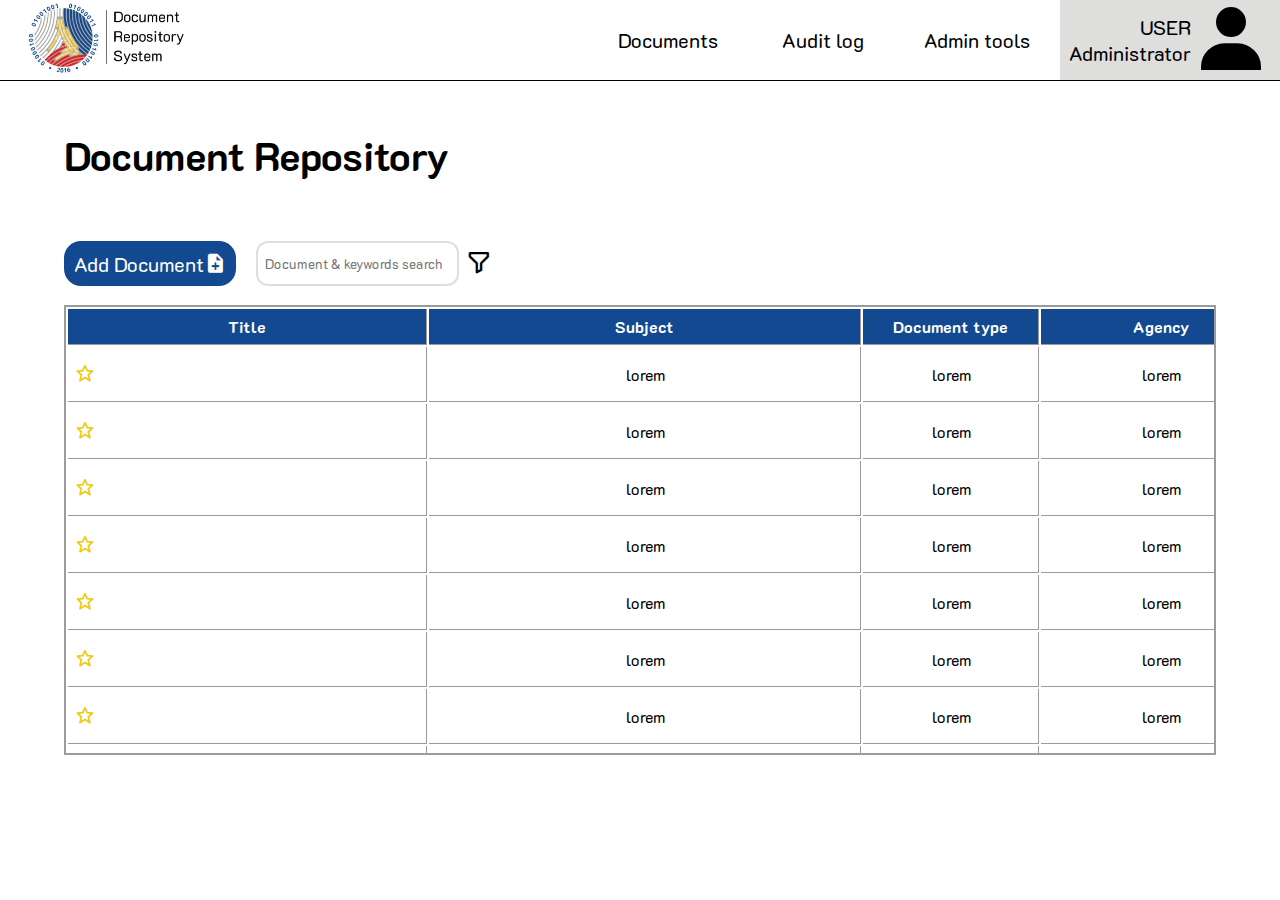
<file: index.html>
<!DOCTYPE html>
<html lang="en">
<head>
    <meta charset="UTF-8">
    <meta name="viewport" content="width=device-width, initial-scale=1.0">
    <title>Document repository</title>
    <link rel="stylesheet" href="style.css">
    <link href='https://unpkg.com/boxicons@2.1.4/css/boxicons.min.css' rel='stylesheet'>
    <link rel="preconnect" href="https://fonts.googleapis.com">
    <link rel="preconnect" href="https://fonts.gstatic.com" crossorigin>
    <link href="https://fonts.googleapis.com/css2?family=K2D:ital,wght@0,100;0,200;0,300;0,400;0,500;0,600;0,700;0,800;1,100;1,200;1,300;1,400;1,500;1,600;1,700;1,800&display=swap" rel="stylesheet">
    <link rel="icon" href="Pictures/icon.jpg">
</head>
<body>
    
    <Header>
        <div class="Logo">
            <a href="homepage.html"><img src="Pictures/drslogo.jpg"></a>
        </div>

        <div class="list_menu_container">
            <div class="list_menu">
                <a href="index.html">
                    <span >Documents</span>
                </a>
                <a href="audit_log.html">
                    <span>Audit log</span>
                </a>
                <a href="admintools.html">
                    <span>Admin tools</span>
                </a>
            </div>
            <br>
            
        <div class="User_admin_container">  
            <a href="#">
                <div class="User_admin">
                    <p>
                        USER<br>
                        Administrator 
                    </p>
                    <i class='bx bxs-user'></i>
                </div>
            </a>

            <div class="drpdwn_ctnt">
                <a href="Profile.html">Profile<i class='bx bx-edit' ></i></a>
                <a href="login.html">Log out <i class='bx bx-exit'></i></a>
            </div>
        </div>  
    </Header>

    <main>
        <div class="title_repo_con">
            <h2>
                Document Repository
            </h2>
        </div>
        <div class="add_btn_cont">
            <button class="add_btn" id="openAddDocument">
                Add Document <i class='bx bxs-file-plus'></i>
            </button>
        </div>
        <div class="add_doc_cont" id="addDocumentContent">
            <div class="title_up_bulk">
                <h2>
                    Add document to repository
                </h2>
                <button>
                    Upload file <i class='bx bx-cloud-upload'></i>
                </button>
                <button>
                    Bulk upload <i class='bx bxs-chevrons-up'></i>
                </button>
            </div>
            <div class="file_name_cont">
                <input type="text" placeholder="File name" id="file_name">
            </div>
            <div class="title_search_cont">
                <input type="text" placeholder="Title" id="title">
                <input type="text" placeholder="Subject" id="subject">
            </div>
            <div class="docu_agency_cont">
                <div id="docu_type">
                    Document type <i class='bx bxs-down-arrow'></i>
                </div>
                <div id="cho_agency">
                    Choose agency <i class='bx bxs-down-arrow'></i>
                </div>
                <div id="confi">
                    Confidentiality level<i class='bx bxs-down-arrow'></i>
                </div>
            </div>
            <div class="status_tags">
                <div id="stats">
                    Status <i class='bx bxs-down-arrow'></i>
                </div>
                <div id="tags">
                    Tags <i class='bx bxs-down-arrow'></i>
                </div>
                <div class="three_files">
                    <span>
                        sample <i class='bx bxs-x-circle'></i>
                    </span>
                    <span>
                        sample  <i class='bx bxs-x-circle'></i>
                    </span>
                    <span>
                        sample  <i class='bx bxs-x-circle'></i>
                    </span>
                </div>
            </div>
            <div class="author_info">
                <h2>
                    Author Information
                </h2>
            </div>
            <div class="sur_first">
                <div class="sur_n_first_bars">
                    <input type="text" placeholder="Surname" id="surname">
                    <input type="text" placeholder="First name" id="first_name">
                </div>
                <div class="btn_repo_confirm_cancel">
                    <button class="cancel_btn_repo">
                        Cancel
                    </buttons>
                    <button class="confirm_btn_repo">
                        Confirm
                    </buttons>
                </div>
            </div>
        </div>
        <div class="search_cont">
            <input type="search" placeholder="Document & keywords search" class="search_btn">
        </div>
        <div class="filter_cont"  id="filterButton">
            <i class='bx bx-filter-alt'></i>
            <div class="filter_cont2" id="filterContent">
                <p>Filter by <i class='bx bx-filter-alt'></i> </p>            
                <br>
                <span>
                    Tags <i class='bx bxs-down-arrow'></i>
                </span>
                <span>
                    Type<i class='bx bxs-down-arrow'></i>
                </span>
                <span>
                    Agency<i class='bx bxs-down-arrow'></i>
                </span>
                <span>
                    Author<i class='bx bxs-down-arrow'></i>
                </span>
                <span>
                    Confidentiality<i class='bx bxs-down-arrow'></i>
                </span>
                <span>
                    Status<i class='bx bxs-down-arrow'></i>
                </span>
                <span>
                    Date<i class='bx bxs-down-arrow'></i>
                </span>
                <span>
                    Title<i class='bx bxs-down-arrow'></i>
                </span>
                <span>
                    Subject<i class='bx bxs-down-arrow'></i>
                </span>
                <br>
                <div class="btn_filter">
                    <Button class="cancel_btn_filter">
                        Cancel
                    </Button>
                    <button class="confirm_btn_filter">
                        Confirm
                    </button>
                </div>
            </div>
        </div>

        <div class="docu_cont_table">
            <table>
                <tr class="table_headers">
                    <th>
                        Title
                    </th>
                    <th class="sub_cont">
                        Subject
                    </th>
                    <th class="doc_type_cont">
                        Document type
                    </th>
                    <th class="agency_cont">
                        Agency
                    </th>
                    <th class="author_cont">
                        Author
                    </th>
                    <th class="Confi_cont">
                        Confidentiality level
                    </th>
                    <th class="status_cont">
                        Status
                    </th>
                    <th class="date_cont">
                        Date Added
                    </th>
                    <th class="action_cont">
                        Action
                    </th>
                </tr>
                <tr class="cell1">
                    <td class="stars_fav">
                        <i class='bx bx-star'></i>
                    </td>
                    <td>
                        <div>
                            <span>
                                lorem
                            </span>
                        </div>
                    </td>
                    <td>
                        <div>
                            <span>
                                lorem
                            </span>
                        </div>
                    </td>
                    <td>
                        <div>
                            <span>
                                lorem
                            </span>
                        </div>
                    </td>
                    <td>
                        <div>
                            <span>
                                lorem
                            </span>
                        </div>
                    </td>
                    <td>
                        <div>
                            <span>
                                lorem
                            </span>
                        </div>
                    </td>
                    <td>
                        <div>
                            <span>
                                lorem
                            </span>
                        </div>
                    </td>
                    <td>
                        <div>
                            <span>
                                lorem
                            </span>
                        </div>
                    </td>
                    <td class="Btn_cells">
                        <div>
                            <span>
                                <button onclick="showContent()"><i class='bx bx-show'></i></button>
                                <button onclick="showConfirm()"><i class='bx bx-cloud-download' ></i></button>
                                <button id="editBtn"><i class='bx bx-edit'></i></button>
                                <button onclick="showConfirm()"><i class='bx bx-trash' ></i></button>
                            </span>
                        </div>
                    </td>
                    
                </tr>
                <tr class="cell2">
                    <td class="stars_fav">
                        <i class='bx bx-star'></i>
                    </td>
                    <td>
                        <div>
                            <span>
                                lorem
                            </span>
                        </div>
                    </td>
                    <td>
                        <div>
                            <span>
                                lorem
                            </span>
                        </div>
                    </td>
                    <td>
                        <div>
                            <span>
                                lorem
                            </span>
                        </div>
                    </td>
                    <td>
                        <div>
                            <span>
                                lorem
                            </span>
                        </div>
                    </td>
                    <td>
                        <div>
                            <span>
                                lorem
                            </span>
                        </div>
                    </td>
                    <td>
                        <div>
                            <span>
                                lorem
                            </span>
                        </div>
                    </td>
                    <td>
                        <div>
                            <span>
                                lorem
                            </span>
                        </div>
                    </td>
                    <td class="Btn_cells">
                        <div>
                            <span>
                                <button onclick="showContent()"><i class='bx bx-show'></i></button>
                                <button onclick="showConfirm()"><i class='bx bx-cloud-download' ></i></button>
                                <button id="editBtn"><i class='bx bx-edit'></i></button>
                                <button onclick="showConfirm()"><i class='bx bx-trash' ></i></button>
                            </span>
                        </div>
                    </td>
                    
                </tr>
                <tr class="cell3">
                    <td class="stars_fav">
                        <i class='bx bx-star'></i>
                    </td>
                    <td>
                        <div>
                            <span>
                                lorem
                            </span>
                        </div>
                        <td>
                            <div>
                                <span>
                                    lorem
                                </span>
                            </div>
                        </td>
                        <td>
                            <div>
                                <span>
                                    lorem
                                </span>
                            </div>
                        </td>
                        <td>
                            <div>
                                <span>
                                    lorem
                                </span>
                            </div>
                        </td>
                        <td>
                            <div>
                                <span>
                                    lorem
                                </span>
                            </div>
                        </td>
                        <td>
                            <div>
                                <span>
                                    lorem
                                </span>
                            </div>
                        </td>
                        <td>
                            <div>
                                <span>
                                    lorem
                                </span>
                            </div>
                        </td>
                        <td class="Btn_cells">
                            <div>
                                <span>
                                    <button onclick="showContent()"><i class='bx bx-show' ></i></button>
                                    <button onclick="showConfirm()"><i class='bx bx-cloud-download' ></i></button>
                                    <button id="editBtn"><i class='bx bx-edit'></i></button>
                                    <button onclick="showConfirm()"><i class='bx bx-trash' ></i></button>
                                </span>
                            </div>
                        </td>
                        
                    </td>
                </tr>
                <tr class="cell4">
                    <td class="stars_fav">
                        <i class='bx bx-star'></i>
                    </td>
                    <td>
                        <div>
                            <span>
                                lorem
                            </span>
                        </div>
                        <td>
                            <div>
                                <span>
                                    lorem
                                </span>
                            </div>
                        </td>
                        <td>
                            <div>
                                <span>
                                    lorem
                                </span>
                            </div>
                        </td>
                        <td>
                            <div>
                                <span>
                                    lorem
                                </span>
                            </div>
                        </td>
                        <td>
                            <div>
                                <span>
                                    lorem
                                </span>
                            </div>
                        </td>
                        <td>
                            <div>
                                <span>
                                    lorem
                                </span>
                            </div>
                        </td>
                        <td>
                            <div>
                                <span>
                                    lorem
                                </span>
                            </div>
                        </td>
                        <td class="Btn_cells">
                            <div>
                                <span>
                                    <button onclick="showContent()"><i class='bx bx-show'></i></button>
                                    <button onclick="showConfirm()"><i class='bx bx-cloud-download' ></i></button>
                                    <button id="editBtn"><i class='bx bx-edit'></i></button>
                                    <button onclick="showConfirm()"><i class='bx bx-trash' ></i></button>
                                </span>
                            </div>
                        </td>
                        
                    </td>
                </tr>
                <tr class="cell5">
                    <td class="stars_fav">
                        <i class='bx bx-star'></i>
                    </td>
                    <td>
                        <div>
                            <span>
                                lorem
                            </span>
                        </div>
                        <td>
                            <div>
                                <span>
                                    lorem
                                </span>
                            </div>
                        </td>
                        <td>
                            <div>
                                <span>
                                    lorem
                                </span>
                            </div>
                        </td>
                        <td>
                            <div>
                                <span>
                                    lorem
                                </span>
                            </div>
                        </td>
                        <td>
                            <div>
                                <span>
                                    lorem
                                </span>
                            </div>
                        </td>
                        <td>
                            <div>
                                <span>
                                    lorem
                                </span>
                            </div>
                        </td>
                        <td>
                            <div>
                                <span>
                                    lorem
                                </span>
                            </div>
                        </td>
                        <td class="Btn_cells">
                            <div>
                                <span>
                                    <button onclick="showContent()"><i class='bx bx-show'></i></button>
                                    <button onclick="showConfirm()"><i class='bx bx-cloud-download' ></i></button>
                                    <button id="editBtn"><i class='bx bx-edit'></i></button>
                                    <button onclick="showConfirm()"><i class='bx bx-trash' ></i></button>
                                </span>
                            </div>
                        </td>
                        
                    </td>
                </tr>
                <tr class="cell5">
                    <td class="stars_fav">
                        <i class='bx bx-star'></i>
                    </td>
                    <td>
                        <div>
                            <span>
                                lorem
                            </span>
                        </div>
                        <td>
                            <div>
                                <span>
                                    lorem
                                </span>
                            </div>
                        </td>
                        <td>
                            <div>
                                <span>
                                    lorem
                                </span>
                            </div>
                        </td>
                        <td>
                            <div>
                                <span>
                                    lorem
                                </span>
                            </div>
                        </td>
                        <td>
                            <div>
                                <span>
                                    lorem
                                </span>
                            </div>
                        </td>
                        <td>
                            <div>
                                <span>
                                    lorem
                                </span>
                            </div>
                        </td>
                        <td>
                            <div>
                                <span>
                                    lorem
                                </span>
                            </div>
                        </td>
                        <td class="Btn_cells">
                            <div>
                                <span>
                                    <button onclick="showContent()" ><i class='bx bx-show'></i></button>
                                    <button onclick="showConfirm()"><i class='bx bx-cloud-download' ></i></button>
                                    <button id="editBtn"><i class='bx bx-edit'></i></button>
                                    <button onclick="showConfirm()"><i class='bx bx-trash' ></i></button>
                                </span>
                            </div>
                        </td>
                        
                    </td>
                </tr>
                <tr class="cell6">
                    <td class="stars_fav">
                        <i class='bx bx-star'></i>
                    </td>
                    <td>
                        <div>
                            <span>
                                lorem
                            </span>
                        </div>
                        <td>
                            <div>
                                <span>
                                    lorem
                                </span>
                            </div>
                        </td>
                        <td>
                            <div>
                                <span>
                                    lorem
                                </span>
                            </div>
                        </td>
                        <td>
                            <div>
                                <span>
                                    lorem
                                </span>
                            </div>
                        </td>
                        <td>
                            <div>
                                <span>
                                    lorem
                                </span>
                            </div>
                        </td>
                        <td>
                            <div>
                                <span>
                                    lorem
                                </span>
                            </div>
                        </td>
                        <td>
                            <div>
                                <span>
                                    lorem
                                </span>
                            </div>
                        </td>
                        <td class="Btn_cells">
                            <div>
                                <span>
                                    <button onclick="showContent()"><i class='bx bx-show' ></i></button>
                                    <button onclick="showConfirm()"><i class='bx bx-cloud-download' ></i></button>
                                    <button id="editBtn"><i class='bx bx-edit'></i></button>
                                    <button onclick="showConfirm()"><i class='bx bx-trash' ></i></button>
                                </span>
                            </div>
                        </td>
                        
                    </td>
                </tr>
                <tr class="cell7">
                    <td class="stars_fav">
                        <i class='bx bx-star'></i>
                    </td>
                    <td>
                        <div>
                            <span>
                                lorem
                            </span>
                        </div>
                        <td>
                            <div>
                                <span>
                                    lorem
                                </span>
                            </div>
                        </td>
                        <td>
                            <div>
                                <span>
                                    lorem
                                </span>
                            </div>
                        </td>
                        <td>
                            <div>
                                <span>
                                    lorem
                                </span>
                            </div>
                        </td>
                        <td>
                            <div>
                                <span>
                                    lorem
                                </span>
                            </div>
                        </td>
                        <td>
                            <div>
                                <span>
                                    lorem
                                </span>
                            </div>
                        </td>
                        <td>
                            <div>
                                <span>
                                    lorem
                                </span>
                            </div>
                        </td>
                        <td class="Btn_cells">
                            <div>
                                <span>
                                    <button onclick="showContent()"><i class='bx bx-show' ></i></button>
                                    <button onclick="showConfirm()"><i class='bx bx-cloud-download' ></i></button>
                                    <button id="editBtn"><i class='bx bx-edit'></i></button>
                                    <button onclick="showConfirm()"><i class='bx bx-trash' ></i></button>
                                </span>
                            </div>
                        </td>
                        
                    </td>
                </tr>
                <tr class="cell8">
                    <td class="stars_fav">
                        <i class='bx bx-star'></i>
                    </td>
                    <td>
                        <div>
                            <span>
                                lorem
                            </span>
                        </div>
                        <td>
                            <div>
                                <span>
                                    lorem
                                </span>
                            </div>
                        </td>
                        <td>
                            <div>
                                <span>
                                    lorem
                                </span>
                            </div>
                        </td>
                        <td>
                            <div>
                                <span>
                                    lorem
                                </span>
                            </div>
                        </td>
                        <td>
                            <div>
                                <span>
                                    lorem
                                </span>
                            </div>
                        </td>
                        <td>
                            <div>
                                <span>
                                    lorem
                                </span>
                            </div>
                        </td>
                        <td>
                            <div>
                                <span>
                                    lorem
                                </span>
                            </div>
                        </td>
                        <td class="Btn_cells">
                            <div>
                                <span>
                                    <button onclick="showContent()"><i class='bx bx-show'  ></i></button>
                                    <button onclick="showConfirm()"><i class='bx bx-cloud-download' ></i></button>
                                    <button id="editBtn"><i class='bx bx-edit'></i></button>
                                    <button onclick="showConfirm()"><i class='bx bx-trash' ></i></button>
                                </span>
                            </div>
                        </td>
                        
                    </td>
                </tr>
                <tr class="cell9">
                    <td class="stars_fav">
                        <i class='bx bx-star'></i>
                    </td>
                    <td>
                        <div>
                            <span>
                                lorem
                            </span>
                        </div>
                        <td>
                            <div>
                                <span>
                                    lorem
                                </span>
                            </div>
                        </td>
                        <td>
                            <div>
                                <span>
                                    lorem
                                </span>
                            </div>
                        </td>
                        <td>
                            <div>
                                <span>
                                    lorem
                                </span>
                            </div>
                        </td>
                        <td>
                            <div>
                                <span>
                                    lorem
                                </span>
                            </div>
                        </td>
                        <td>
                            <div>
                                <span>
                                    lorem
                                </span>
                            </div>
                        </td>
                        <td>
                            <div>
                                <span>
                                    lorem
                                </span>
                            </div>
                        </td>
                        <td class="Btn_cells">
                            <div class="btn_error">
                                <button onclick="showContent()"><i class='bx bx-show' ></i></button>
                                <button onclick="showConfirm()"><i class='bx bx-cloud-download' ></i></button>
                                <button  id="editBtn"><i class='bx bx-edit'></i></button>
                                <button onclick="showConfirm()"><i class='bx bx-trash' ></i></button>
                            </div>
                        </td>
                    </td>
                </tr>

            </table>
        </div>

        <div id="content_in_preview" class="content_in_preview" style="display: none;">
            <div class="details-container">
                <div class="details-section">
                    <h2>Author Information</h2>
                    <p><strong>Name:</strong></p>
                    <input type="text" value="Author1" readonly>
                    <p><strong>Agency:</strong></p>
                    <input type="text" value="Agency1" readonly>
                    <p><strong>Department:</strong></p>
                    <input type="text" value="Department1" readonly>
                </div>
                <div class="details-section">
                    <h2>Document Information</h2>
                    <p><strong>File Name:</strong></p>
                    <input type="text" value="Document1.pdf" readonly>
                    <p><strong>Title:</strong></p>
                    <input type="text" value="Document1" readonly>
                    <p><strong>Subject:</strong></p>
                    <input type="text" value="Subject1" readonly>
                    <p><strong>Document Type:</strong></p>
                    <input type="text" value="Type1" readonly>
                    <p><strong>Confidentiality Level:</strong></p>
                    <input type="text" value="Confidential" readonly>
                    <p><strong>Date Added:</strong></p>
                    <input type="text" value="2024-05-16" readonly>
                    <p><strong>Status:</strong></p>
                    <input type="text" value="Draft" readonly>
                </div>
            </div>
            <div class="embed-container">
                <embed src="Document1.pdf" width="800px" height="600px" />
            </div>
        </div>
        
        <div class="Rev_edit_doc" id="revEditContent">
            <div class="title_reup">
                <h2>
                    Edit document formation
                </h2>
                <button>
                    ReUpload file <i class='bx bx-cloud-upload'></i>
                </button>
            </div>
            <div class="docu_name_cont">
                <input type="text" placeholder="Document.pdf" id="file_name1">
            </div>
            <div class="title_name_cont">
                <input type="text" placeholder="Project XYZ" id="title1">
                <input type="text" placeholder="Project for I.T" id="subject1">
            </div>
            <div class="the_agency_cont">
                <div id="docu_type1">
                    PDF <i class='bx bxs-down-arrow'></i>
                </div>
                <div id="cho_agency1">
                    Information Technology <i class='bx bxs-down-arrow'></i>
                </div>
                <div id="confi1">
                    Viewer<i class='bx bxs-down-arrow'></i>
                </div>
            </div>
            <div class="status_tags1">
                <div id="stats1">
                    Status <i class='bx bxs-down-arrow'></i>
                </div>
                <div id="tags1">
                    Tags <i class='bx bxs-down-arrow'></i>
                </div>
                <div class="three_files1">
                    <span>
                        sample <i class='bx bxs-x-circle'></i>
                    </span>
                    <span>
                        sample  <i class='bx bxs-x-circle'></i>
                    </span>
                    <span>
                        sample  <i class='bx bxs-x-circle'></i>
                    </span>
                </div>
            </div>
            <div class="author_info1">
                <h2>
                    Author Information
                </h2>
            </div>
            <div class="sur_first1">
                <div class="sur_n_first_bars1">
                    <input type="text" placeholder="Elena" id="surname1">
                    <input type="text" placeholder="Reyna" id="first_name1">
                </div>
            </div>

            <div class="status">
                <h2>
                    Status
                </h2>
                <div class="final_drpdwn-cont">
                    <p>
                        Final <i class='bx bxs-down-arrow'></i>
                    </p>
                </div>
            </div>

            <div class="comments">
                <h2>
                    Comments
                </h2>
                <div class="Cruz_elena">
                    <h4>
                        Cruz, Elena
                    </h4>
                    <div class="elena_comment">
                        <p>
                            WOW, That is great! Good Job 
                        </p>
                    </div>
                </div>
                <div class="Yaki_soba">
                    <h4>
                        Yaki, Soba
                    </h4>
                    <div class="taki_comment">
                        <p>
                            Your exemplary efforts and remarkable dedication 
                            to the task at hand have not gone unnoticed. 
                            Your commitment to excellence and unwavering 
                            focus on achieving the highest standards are truly commendable.
                        </p>
                    </div>
                </div>
            </div>

            <div class="btn_repo_confirm_cancel1">
                <button class="cancel_btn_repo">
                    Cancel
                </buttons>
                <button class="confirm_btn_repo">
                    Confirm
                </buttons>
            </div>

        </div>


    </main>
    <script src="script.js"></script>
</body>
</html>
</file>
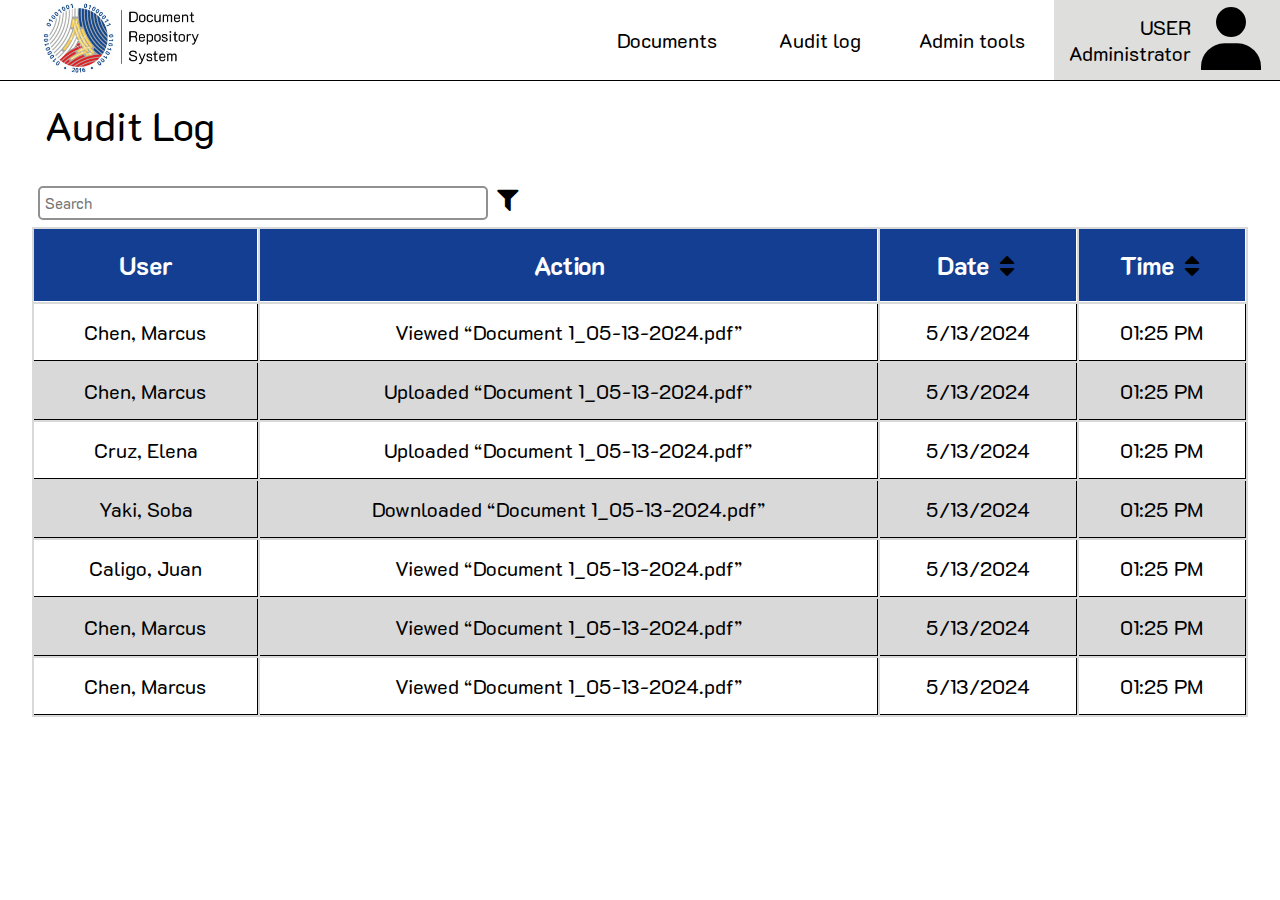
<file: audit_log.html>
<!DOCTYPE html>
<html>
<head>
    <link rel="stylesheet" href="audit_logstyle.css">
    <link rel="stylesheet" href="navbar.css">
    <link rel="preconnect" href="https://fonts.googleapis.com">
    <link rel="preconnect" href="https://fonts.gstatic.com" crossorigin>
    <link href="https://fonts.googleapis.com/css2?family=K2D:ital,wght@0,100;0,200;0,300;0,400;0,500;0,600;0,700;0,800;1,100;1,200;1,300;1,400;1,500;1,600;1,700;1,800&display=swap" rel="stylesheet">
    <link href='https://unpkg.com/boxicons@2.1.4/css/boxicons.min.css' rel='stylesheet'>
    <meta name="viewport" content="width=device-width, initial-scale=1">
    <link rel="stylesheet" href="https://cdnjs.cloudflare.com/ajax/libs/font-awesome/4.7.0/css/font-awesome.min.css">
    <link rel="stylesheet" href="https://cdnjs.cloudflare.com/ajax/libs/font-awesome/4.7.0/css/font-awesome.min.css">
    <title> DRS - Audit Log </title>
    <link rel="icon" type="image/x-icon" href="Pictures/icon.jpg">
</head>
<body>
    <Header>
        <div class="Logo">
            <a href="homepage.html"><image src="Pictures/drslogo.jpg"></image></a>
    </div>
        </div>

        <div class="list_menu_container">
            <div class="list_menu">
                <a href="index.html">
                    <span href="#">Documents</span>
                </a>
                <a href="audit_log.html">
                    <span href="#">Audit log</span>
                </a>
                <a href="admintools.html">
                    <span href="#">Admin tools</span>
                </a>
            </div>
            <br>
            
        <div class="User_admin_container">  
            <a href="#">
                <div class="User_admin">
                <p>
                 USER<br>
                Administrator 
                </p>
                <i class='bx bxs-user'></i>
                </div>
            </a>
            <div class="drpdwn_ctnt">
                <a href="Profile.html"> Profile <i class='bx bx-edit' ></i></a>
                <a href="login.html"> Log out <i class='bx bx-exit'></i></a>
            </div>
        </div>  
    </Header>

    <p class="title"> Audit Log </p>
    <br>
    <div class="searchbar_container">
        <input class="searchbar" placeholder="Search"><button class="filter"><i class="fa fa-filter"></i></button>
    </div>
    <div class="audit_container">
        <table class="audit_log_table">
            <tr>
                <th> User </th>
                <th> Action </th>
                <th> Date <button class="sortbutton"> <i class="fa fa-sort"></i> </button></i> </th>
                <th> Time <button class="sortbutton"> <i class="fa fa-sort"></i> </button></i></th>
            </tr>
            <tr> 
                <td> Chen, Marcus </td>
                <td> Viewed  “Document 1_05-13-2024.pdf” </td>
                <td> 5/13/2024 </td>
                <td> 01:25 PM </td>
            </tr>
            <tr>
                <td>Chen, Marcus</td>
                <td> Uploaded  “Document 1_05-13-2024.pdf”</td>
                <td> 5/13/2024 </td>
                <td>01:25 PM</td>
            </tr>
            <tr>
                <td>Cruz, Elena</td>
                <td> Uploaded  “Document 1_05-13-2024.pdf”</td>
                <td> 5/13/2024 </td>
                <td>01:25 PM</td>
            </tr>
            <tr>
                <td>Yaki, Soba</td>
                <td> Downloaded “Document 1_05-13-2024.pdf”</td>
                <td> 5/13/2024 </td>
                <td>01:25 PM</td>
            </tr>
            <tr>
                <td>Caligo, Juan</td>
                <td> Viewed  “Document 1_05-13-2024.pdf”</td>
                <td> 5/13/2024 </td>
                <td>01:25 PM</td>
            </tr>
            <tr>
                <td>Chen, Marcus</td>
                <td> Viewed  “Document 1_05-13-2024.pdf”</td>
                <td> 5/13/2024 </td>
                <td>01:25 PM</td>
            </tr>
            <tr>
                <td>Chen, Marcus</td>
                <td> Viewed  “Document 1_05-13-2024.pdf”</td>
                <td> 5/13/2024 </td>
                <td>01:25 PM </td>
            </tr>
        </table>
    </div>
</body>
</html>
</file>
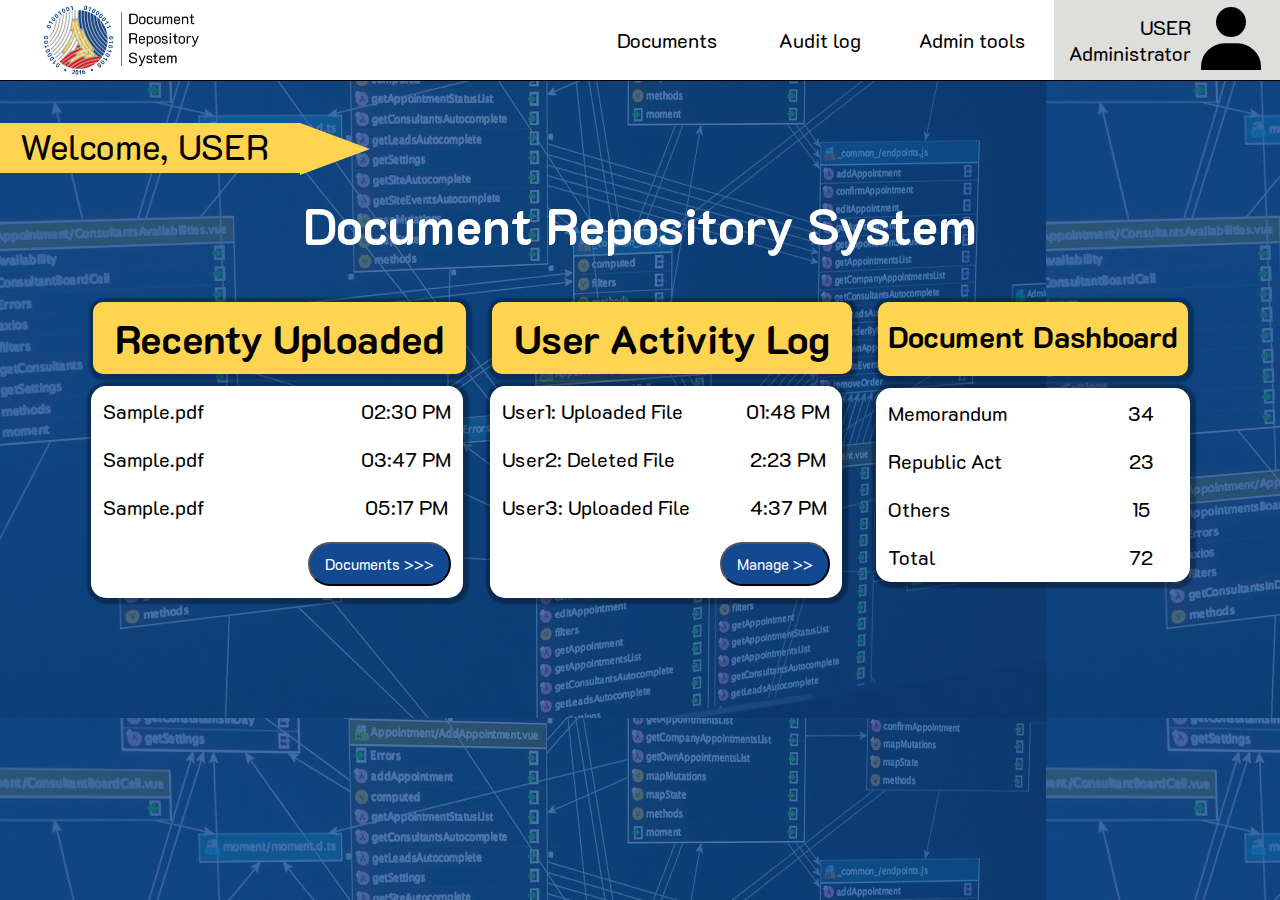
<file: homepage.html>
<html>
    <head>
        <link rel="stylesheet" href="homepagestyle.css">
        <link rel="stylesheet" href="navbar.css">
        <link rel="preconnect" href="https://fonts.googleapis.com">
        <link rel="preconnect" href="https://fonts.gstatic.com" crossorigin>
        <link href="https://fonts.googleapis.com/css2?family=K2D:ital,wght@0,100;0,200;0,300;0,400;0,500;0,600;0,700;0,800;1,100;1,200;1,300;1,400;1,500;1,600;1,700;1,800&display=swap" rel="stylesheet">
        <link href='https://unpkg.com/boxicons@2.1.4/css/boxicons.min.css' rel='stylesheet'>
        <meta name="viewport" content="width=device-width, initial-scale=1">
        <script src="homepage.js"></script>
        <title> DRS - HomePage</title>
        <link rel="icon" type="image/x-icon" href="Pictures/icon.jpg">
    </head>
    <body>

        <Header>
            <div class="Logo">
                <a href="homepage.html"><image src="Pictures/drslogo.jpg"></image></a>
        </div>
            </div>
    
            <div class="list_menu_container">
                <div class="list_menu">
                    <a href="index.html">
                        <span href="#">Documents</span>
                    </a>
                    <a href="audit_log.html">
                        <span href="#">Audit log</span>
                    </a>
                    <a href="admintools.html">
                        <span href="#">Admin tools</span>
                    </a>
                </div>
                <br>
                
            <div class="User_admin_container">  
                <a href="#">
                    <div class="User_admin">
                    <p>
                     USER<br>
                    Administrator 
                    </p>
                    <i class='bx bxs-user'></i>
                    </div>
                </a>
                <div class="drpdwn_ctnt">
                    <a href="Profile.html"> Profile <i class='bx bx-edit' ></i></a>
                    <a href="login.html"> Log out <i class='bx bx-exit'></i></a>
                </div>
            </div>  
        </Header>
   
        <div class="overlay"></div> 
    <br>
    <br>
            <div class="welcome_shape">
            <div class="square"><p class="welcome">Welcome, USER</p></div><div class="triangle"></div>
        </div>
        <div class="drs">
            <h1 class="drs_title"> Document Repository System</h1>
        </div>
        <table class="docs">
            <tr>
                <td valign="top"> 
                    <div class="recently_uploaded">
                    <table class="recently_table_header">
                        <tr>
                            <th colspan="3"> Recenty Uploaded</th>
                        </tr>
                    </table>
                    <table class="recently_table_data">
                        <tr class="recently_data">
                            <td style="width: 70%;"> Sample.pdf </td>
                            <td class="time"> 02:30 PM</td>
                        </tr>
                        <tr>
                            <td > Sample.pdf</td>
                            <td class="time"> 03:47 PM</td>
                        </tr>
                        <tr>
                            <td > Sample.pdf </td>
                            <td class="time"> 05:17 PM </td>
                        </tr>
                        <tr>
                            <td colspan="2" style="text-align: right;"><a href="#"> <button class="documents_btn"> Documents >></button</a>> </td>
                        </tr>
                    </table>
                    </div>
                </td>
                <td valign="top"> 
                        <div class="UAL">
                    <table class="UAL_header">
                        <th colspan="2"> User Activity Log </th>
                    </table>
                    <table class="UAL_data">
                        <tr>
                            <td style="width: 70%;"> User1: Uploaded File </td>
                            <td class="time"> 01:48 PM</td>
                        </tr>
                        <tr>
                            <td> User2: Deleted File </td>
                            <td class="time"> 2:23 PM</td>
                        </tr>
                        <tr> 
                            <td> User3: Uploaded File</td>
                            <td class="time"> 4:37 PM</td>
                        </tr>
                        <tr>
                            <td colspan="2" style="text-align: right;"><a href="audit_log.html"><button class="documents_btn"> Manage >></button></a> </td>
                        </tr>
                    </table>
                </div>
                </td>
            
            <td valign="top">

            <div class="DocDashboard"></div>
                <table class="DocDashboard_header">
                    <th colspan="2"> Document Dashboard </th>
                </table>
                <table class="DocDashboard_data">
                    <tr>
                        <td> Memorandum </td>
                        <td class="time">34</td>
                    </tr>
                    <tr> 
                        <td>Republic Act </td>
                        <td class="time">23</td>
                        
                    </tr>
                    <tr>
                        <td> Others</td>
                        <td class="time">15</td>
                    </tr>
                    <tr> 
                        <td> Total</td>
                        <td class="time">72</td>
                    </tr>
                </table>
            </div>
            </td>
        </tr>
        </table>
        <div class="recently_uploaded">
    </body>
</html>
</file>
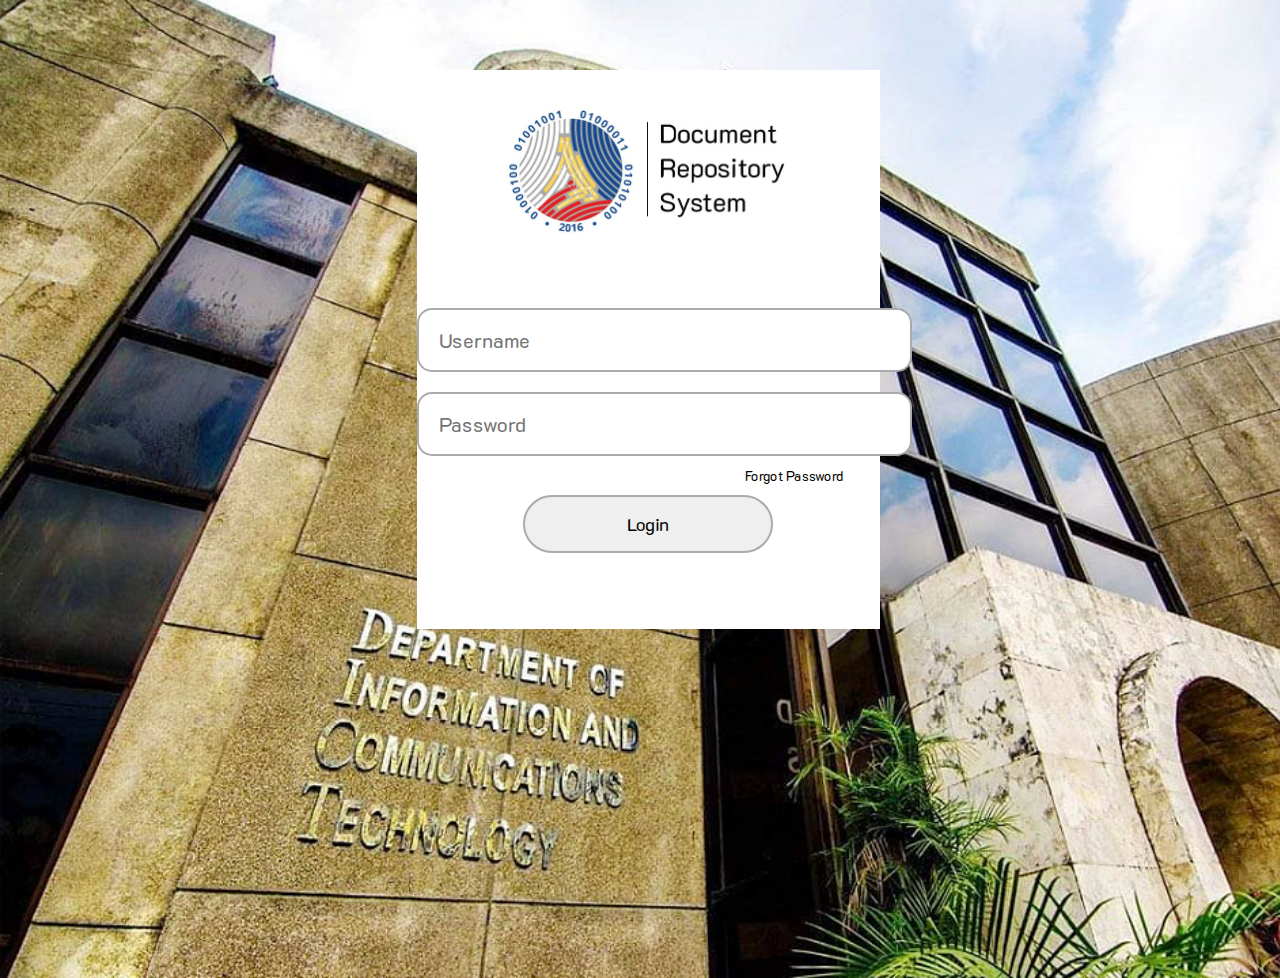
<file: login.html>
<html>
    <head>
        <link rel="stylesheet" href="styles.css">
        <link rel="preconnect" href="https://fonts.googleapis.com">
        <link rel="preconnect" href="https://fonts.gstatic.com" crossorigin>
        <link href="https://fonts.googleapis.com/css2?family=K2D:ital,wght@0,100;0,200;0,300;0,400;0,500;0,600;0,700;0,800;1,100;1,200;1,300;1,400;1,500;1,600;1,700;1,800&display=swap" rel="stylesheet">
        <link href='https://unpkg.com/boxicons@2.1.4/css/boxicons.min.css' rel='stylesheet'>
        <meta name="viewport" content="width=device-width, initial-scale=1">
        <script src="login.js"></script>
        <title> DRS - Login </title>
        <link rel="icon" type="image/x-icon" href="Pictures/icon.jpg">
    </head>
    <body>
        <div class="login_container">
            <div class="Logo"> <image src="Pictures/drslogo.jpg" class="logo"></image>
            </div>
            <div class="username">
                <input class="uname" placeholder="Username"></input>
            </div>
            <div class="password">
                <input class="pword" placeholder="Password"></input>
            </div>
            <div class="forgot_pass"> <button class="forgot_password" onclick="forgotpass()"> Forgot Password </button></div>
            <div class="login_button">
                <a href="homepage.html"> <button class="login_btn"> Login </button></a>
            </div>
        </div>
    </body>
</html>
</file>
<file: style.css>
* {
    box-sizing: border-box;
    margin: 0;
    padding: 0;
    font-family: "K2D", sans-serif;
}
header {
    background-color: white;
    border-bottom: black solid 1px;
    display: flex;
    justify-content: space-between;
    align-items: center;

    padding: 0 0px 0 27px;
}
.Logo {
    display: flex;
    justify-content:center ;
}
.Logo img {
    width: 10pc;
}
.list_menu_container {
    display:flex ;
    justify-content: right;
    width: 55%;
    align-items: center;
    font-size: 20px;

}
.list_menu {
    display: flex;
    width: 100%;
    align-items: center;
    /* background-color: aqua; */
    color: black;
    margin-right: 5px;
}
.list_menu a {
    width: 100%;
    height: 100%;
    text-decoration: none;
    color: black;
}
.list_menu span{
    display: flex;
    align-items: center;
    justify-content: center;
    text-align: center;
    height: 4.7pc;
    border-radius: 7px;
}
.list_menu i {
    padding-left: 12px
}
.list_menu span:hover {
    box-shadow: 0 8px 7px rgba(0, 0, 0, 0.5);
    transition: 0.1s;
}
.list_menu span:active {
    background-color:#DEDEDD;
    opacity: 0.7s;
}
.User_admin{
    display: flex;
    background-color: #DEDEDD;
    align-items: center;
    padding: 0 9px 0 9px 
}
/* .User_admin_container {
   
} */
.User_admin p {
    text-align: right;
}
.User_admin i {
    display: flex;
    align-items: center;
    font-size: 5pc;
}
.User_admin_container a {
    text-decoration: none;
    color: black;
    height: 10pc;
}
.User_admin_container a:active {
    opacity: 0.7;
}

.User_admin_container .drpdwn_ctnt {
    display: none;
    position: absolute;
    text-align: right;
    right: 0;
    width:20vh;
    background-color: #c1c1bc;
    z-index: 1;
}
.User_admin_container .drpdwn_ctnt a {
    text-align: right;
    color: black;
    display: block;
    height: 5vh;
    text-decoration: none;
    padding-right: 3.5vh;
}
.User_admin_container .drpdwn_ctnt a:hover {
    background-color: #dededdcd;
}
.User_admin_container:hover .drpdwn_ctnt {
    display: block;
    transition: 0.1s
}

main {
    margin: 0 4pc 0 4pc;
    
    position: relative;
    height: 50pc;
}
.title_repo_con {
    position: absolute;
    top: 3pc;
}
.title_repo_con h2 {
    font-size: 40px;
}
.add_btn_cont {
    display: flex;
    position: absolute;
    top: 10pc;
}
.add_btn {
    display:flex;
    align-items: center;
    justify-content: center;
    padding: 10px;
    font-size: 20px;
    border-radius:17px;
    border-style: none;
    background-color: #134991;
    color: white;
    cursor: pointer;
    transition: 0.1s;
    height: 5vh;
}
.add_btn i {
    font-size: 1.4pc;
}
.add_btn:hover {
    opacity: 0.7;
}
.search_cont {
    position: absolute;
    display: block;
    top: 10pc;
    left: 12pc;
    width: auto;
}
.search_cont input {
    width: 12.7pc;
    height: 5vh;
    padding-left: 7px;
    border:#DEDEDD solid 2px;
    border-radius: 12px;
}
.filter_cont {
    position: absolute;
    top: 10.5pc;
    left:25pc;
    width: auto;
    
}
.filter_cont i {
    font-size: 3vh
}
.filter_cont .filter_cont2 {
    display: none;
    position: absolute;
    box-shadow: 0 8px 7px rgba(0, 0, 0, 0.5);
    background-color: white;
    top: 0%;
    left: 5vh;
    width: 50vh;
    height: auto; /* Adjusted height to auto */
    display: grid; /* Changed to display grid */
    
    gap: 10px; /* Space between items */
    padding: 12px;
    border-radius: 14px;
    z-index: 1000; /* Ensure it appears in front */
}

.filter_cont .filter_cont2 span {
    border-radius: 7px;
    border-style: solid;
    border-color: black;
    border-width: 1px;
    padding: 3px;
    text-align: center;
}
.filter_cont2 span > i {
    font-size: 7px;
    margin-left: 5px;
}

.filter_cont .btn_filter {
    display: flex; 
    justify-content: space-evenly;  
    width: 100%;
}
.cancel_btn_filter {
    display: flex;
    justify-content: center;
    align-items:center ;
    width: 10vh;
    height: 4vh;
    background-color: #E52025;
    color: white;
    border: none;
    border-radius: 10px;
    cursor: pointer;
}
.confirm_btn_filter  {
    display: flex;
    justify-content: center;
    align-items:center ;
    width: 10vh;
    height: 4vh;
    background-color:#134991;
    color: white;
    border: none;
    border-radius: 10px;
    cursor: pointer;
}
/* .cancel_btn_filter + .confirm_btn_filter {
    opacity: 0.7;
} */
.add_doc_cont {
    display: none;
    position: absolute;
    top: 45%; /* Adjust as needed */
    left: 38%; /* Adjust as needed */
    transform: translate(-50%, -50%); /* Center the content */
    z-index: 1000;
    background-color: white;
    height: auto;
    width: 120vh;
    padding: 2vh 5vh 1vh 5vh ;
    box-shadow: 0 8px 7px rgba(0, 0, 0, 0.5);
    border-radius: 14px;
}
.title_up_bulk {
    display: flex;
    
}
.title_up_bulk h2 + button {
    margin: 0pc 13px 0pc 13px;
}
.title_up_bulk button {
    background-color: #FFD450;
    border-radius: 7px;
    padding: 3px;
    width: 7pc;
    border: none;
    font-size: 15px;
    font-weight: 800;
    cursor: pointer;
}
.title_up_bulk button:active {
    background-color: #ffd35084;
} 
#file_name {
    margin: 12px 0 12px 0;
    padding: 5.5px;
    border-radius: 14px;
    width: 100%;
    border-color: #DEDEDD;
    border-width: 2px;
    border-style: solid;
}
#title, #subject{
    margin: 0px 5px 0 0;
    padding: 5.5px;
    border-radius: 14px;
    border-width: 2px;
    border-style: solid;
    border-color: #DEDEDD;
    width: 12pc;
}
.docu_agency_cont {
    display: flex;

    margin: 12px 0 0 0;
    width: 100%;
   
}
#docu_type i{
    position: absolute;
    right: 38pc;
    cursor: pointer;
}
#confi i {
    position: absolute;
    right: 18pc;
    cursor: pointer;
}
#cho_agency i {
    position: absolute;
    right: 4pc;
    cursor: pointer;
}

#docu_type, #confi {
    border: #DEDEDD solid 2px;
    padding: 5px;
    margin-right: 15px;
    font-size: 15px;
    color: #9d9a9a;
    border-radius: 14px;
    width: 15pc;
}
#cho_agency {
    border: #DEDEDD solid 2px;
    padding: 5px;
    margin-right: 15px;
    font-size: 15px;
    color: #9d9a9a;
    border-radius: 14px;
    width: 50vh;
}
.status_tags {
    display: flex;
    margin-top: 12px;
}
#stats, #tags {
    border: #DEDEDD solid 2px;
    color: #9d9a9a;
    padding: 5px;
    font-size: 15px;
    width: 10pc;
    border-radius: 14px;
    margin-right: 15px;
}
#stats i {
    position: absolute;
    left: 11pc;
    cursor: pointer;
}
#tags i {
    position: absolute;
    left: 22pc;
    cursor: pointer;
}
.three_files {
    
    width: 50vh;
}
.three_files span {
    background-color: #DEDEDD;
    padding: 0px 12px 0px 12px ;
    margin: 0px 7px 0 7px;
    text-align: center;
    border-radius: 7px;
    cursor: pointer;
}
.author_info {
    display: block;
    margin-top: 17px 0 17px 0;
}
.sur_first {
    display: flex;
    margin-top: 12px;
    justify-content: space-between;
}
.sur_n_first_bars{
    width: auto;
}
.sur_n_first_bars input {
    margin: 0px 5px 0 0;
    padding: 5.5px;
    border-radius: 14px;
    border-width: 2px;
    border-style: solid;
    border-color: #DEDEDD;
    width: 12pc;
}
.btn_repo_confirm_cancel {
    display: flex;
    flex-direction: row;
    justify-content: space-between;
    width: 15pc;
    left: 50pc;
}
.cancel_btn_repo {
    background-color: #E52025;
    border-radius: 7px;
    padding: 3px;
    width: 7pc;
    border: none;
    font-size: 15px;
    font-weight: 800;
    cursor: pointer;
    color: white;
    font-weight: 600;
}
.confirm_btn_repo {
    background-color: #134991;
    border-radius: 7px;
    padding: 3px;
    width: 7pc;
    border: none;
    font-size: 15px;
    font-weight: 800;
    cursor: pointer;
    color: white;
    font-weight: 600;
}
.cancel_btn_repo:active{
    opacity: 0.7;
}

.confirm_btn_repo:active{
    opacity: 0.7;
}
.docu_cont_table {
    border: #9d9a9a solid 2px;
    display: block;
    position: relative;
    top: 28%;
    width: auto;
    height: 50vh;
    overflow-y: scroll;
    overflow-x: scroll;
}
table {
    height: 35vh;
    width: 150pc;
}
.sub_cont {
    width: 27pc;
}
.doc_type_cont {
    width: 11pc;
}
.agency_cont {
    width: 15pc;
}
.Confi_cont {
    width:13pc;
}
.author_cont {
    width: 13pc;
}
.status_cont {
    width: 11pc;
}
.date_cont {
    width: 14pc;
}
th, td {
    border-right: #9d9a9a solid 1px;
    border-bottom: #9d9a9a solid 1px;
    padding: 7px;
}
table th {
    background-color: #134991;
    color: white;

}
td div {
    display: flex;
    justify-content: center ;
    align-items: center;
}
td button {
    background-color: #c1c1bc;
    padding: 7px;
    width: 5pc;
}
td button:active {
    opacity: 0.7;
}
td div i {
    font-size: 20px;
}
.Btn_cells {
    width: 15%;
}
.stars_fav {
    color: rgb(236, 204, 18);
    font-size: 20px; 
}
.content_in_preview {
    width: 40%;
    height: 50vh;
    margin: auto;
    padding: 20px;
    background-color:#ffffff; 
    border-radius: 8px;
    box-shadow: 0 0 10px rgba(0, 0, 0, 0.1);
    margin-top: 20px;
    overflow-y: scroll;
    position: relative; 
    z-index: 999;
    bottom: 10pc;

}

.details-container {
    display: flex;
    justify-content: space-between;
    flex-wrap: wrap;
}

.details-section {
    width: 48%;
    margin-bottom: 20px;
}

.details-section h2 {
    text-align: left;
    font-size: 18px;
    color: #444;
    border-bottom: 1px solid #ccc;
    padding-bottom: 10px;
    margin-bottom: 20px;
}

.details-section p {
    font-size: 16px;
    line-height: 1.6;
    margin: 10px 0;
}

.details-section p strong {
    color: #555;
}

.details-section input {
    width: 100%;
    padding: 8px;
    margin: 5px 0;
    border: 1px solid #ccc;
    border-radius: 4px;
    box-sizing: border-box;
    font-size: 16px;
}

.embed-container {
    display: flex;
    justify-content: center;
    margin-top: 20px;
}

embed {
    border: 1px solid #ccc;
    border-radius: 4px;
}


.Rev_edit_doc {
    display: none; /* Hide by default */
    position: absolute;
    top: 45%; /* Adjust as needed */
    left: 50%; /* Adjust as needed */
    transform: translate(-50%, -50%); /* Center the content */
    z-index: 1000; /* Ensure this is high enough to be above other content */
    background-color: white;
    height: 50vh;
    width: 120vh;
    padding: 2vh 5vh 1vh 5vh;
    box-shadow: 0 8px 7px rgba(0, 0, 0, 0.5);
    border-radius: 14px;
    overflow-y: scroll;
}
.title_reup {
    display: flex;
}
.title_reup h2 + button {
    margin: 0pc 13px 0pc 13px;
}
.title_reup button {
    background-color: #FFD450;
    border-radius: 7px;
    padding: 3px;
    width: 9pc;
    border: none;
    font-size: 15px;
    font-weight: 800;
    cursor: pointer;
}
.title_reup button:active {
    background-color: #ffd35084;
} 
#file_name1 {
    margin: 12px 0 12px 0;
    padding: 5.5px;
    border-radius: 14px;
    width: 100%;
    border-color: #DEDEDD;
    border-width: 2px;
    border-style: solid;
}
#title1, #subject1{
    margin: 0px 5px 0 0;
    padding: 5.5px;
    border-radius: 14px;
    border-width: 2px;
    border-style: solid;
    border-color: #DEDEDD;
    width: 12pc;
}
.the_agency_cont {
    display: flex;

    margin: 12px 0 0 0;
    width: 100%;
   
}
#docu_type1 i{
    position: absolute;
    right: 37.1pc;
    cursor: pointer;
}
#confi1 i {
    position: absolute;
    right: 17.7pc;
    cursor: pointer;
}
#cho_agency1 i {
    position: absolute;
    left: 47.2pc;
    cursor: pointer;
}

#docu_type1, #confi1 {
    border: #DEDEDD solid 2px;
    padding: 5px;
    margin-right: 15px;
    font-size: 15px;
    color: #9d9a9a;
    border-radius: 14px;
    width: 15pc;
}
#cho_agency1 {
    border: #DEDEDD solid 2px;
    padding: 5px;
    margin-right: 15px;
    font-size: 15px;
    color: #9d9a9a;
    border-radius: 14px;
    width: 50vh;
}
.status_tags1 {
    display: flex;
    margin-top: 12px;
}
#stats1, #tags1 {
    border: #DEDEDD solid 2px;
    color: #9d9a9a;
    padding: 5px;
    font-size: 15px;
    width: 10pc;
    border-radius: 14px;
    margin-right: 15px;
}
#stats1 i {
    position: absolute;
    left: 10.7pc;
    cursor: pointer;
}
#tags1 i {
    position: absolute;
    left: 21.7pc;
    cursor: pointer;
}
.three_files1 {
    
    width: 50vh;
}
.three_files1 span {
    background-color: #DEDEDD;
    padding: 0px 12px 0px 12px ;
    margin: 0px 7px 0 7px;
    text-align: center;
    border-radius: 7px;
    cursor: pointer;
}
.author_info1 {
    display: block;
    margin: 17px 0 17px 0;
}
.sur_first1 {
    display: flex;
    margin: 12px 0 17px 0;
    justify-content: space-between;
}
.sur_n_first_bars1 {
    width: auto;
}
.sur_n_first_bars1 input {
    margin: 0px 5px 0 0;
    padding: 5.5px;
    border-radius: 14px;
    border-width: 2px;
    border-style: solid;
    border-color: #DEDEDD;
    width: 12pc;
}
.btn_repo_confirm_cancel1 {
    display: flex;
    flex-direction: row;
    justify-content: space-between;
    width: 15pc;
    position: relative;
    margin: 5pc 0 1pc 0pc;
    top: 14px;
    left: 32pc;
}
.cancel_btn_repo { 
    background-color: #E52025;
    border-radius: 7px;
    padding: 3px;
    width: 7pc;
    border: none;
    font-size: 15px;
    font-weight: 800;
    cursor: pointer;
    color: white;
    font-weight: 600;
}
.confirm_btn_repo {
    background-color: #134991;
    border-radius: 7px;
    padding: 3px;
    width: 7pc;
    border: none;
    font-size: 15px;
    font-weight: 800;
    cursor: pointer;
    color: white;
    font-weight: 600;
}
.cancel_btn_repo:active{
    opacity: 0.7;
}

.confirm_btn_repo:active{
    opacity: 0.7;
}
.status {
    width: auto;
}
.status h2 {
    margin-bottom: 7px ;
}
.final_drpdwn-cont {
    border: #9d9a9a solid 1px;
    border-radius: 7px;
    width: auto;
    position: relative;
    width: 150px;
    padding: 4px;
    color: #9d9a9a;
}
.final_drpdwn-cont i {
    font-size: 12px;
    position: absolute;
    left: 8pc;
}
.comments {
    position: relative;
    width: auto;
}
.comments h2 {
    margin: 7px 0 7px 0 ;
}
.Cruz_elena {
    display: block;
}
.Cruz_elena h4, .Yaki_soba h4 {
    margin: 7px 0 4px 0;
}
.elena_comment, .taki_comment{
    border: #9d9a9a solid 1px;
    border-radius: 10px;
    padding: 7px;
}
.btn_error {
    gap: 5px;
}
</file>
<file: audit_logstyle.css>
.title {
    padding-left: 5vh;
    padding-top: 2vh;
    font-size: 40px;
}

.searchbar_container {
    padding: 5px 5px 5px 38px;
}
.searchbar {
    font-size: 15px;
    padding: 5px;
    border-radius: 5px;
    border: 2px;
    border-style: solid;
    border-color: rgb(145, 145, 145);
    color: rgb(145, 145, 145);
    width: 50vh;
}

.searchbar_container i {
    font-size: 3vh;
}

.filter {
    background-color: white;
    border: transparent;
    cursor: pointer;
    padding: 1vh;
    border-radius: 15px;
}

.filter:hover {
    background-color: rgb(228, 228, 228);
}

.audit_log_table {
    background-color: #D9D9D9;
}

td, th {
    border-bottom: 1px;
    border-style: solid;
    border-right: 1px;
    border-top: 0px;
    border-left: 0px;
    padding: 15px;
    text-align: center;
    margin: 0;
}

th {
    font-size: 25px;
    border-right: 1px;
    border-style: solid;
    background-color: #133E91;
    color: white;
}

td {
    font-size: 20px;
    border-right: 1px;
    border-style: solid;
}

table {
    width: 95%;
    margin: auto;
}

.sortbutton {
    font-size: 25px;
    background-color: transparent;
    border: transparent;
    cursor: pointer;
    padding: 5px;
    border-radius: 10px;
}

.sortbutton:hover {
    background-color: #989898;
}

tr:nth-child(even) {
    background-color: white;
}
</file>
<file: navbar.css>
* {
    box-sizing: border-box;
    margin: 0;
    padding: 0;
    font-family: "K2D", sans-serif;
}
header {
    background-color: white;
    border-bottom: black solid 1px;
    display: flex;
    justify-content: space-between;
    align-items: center;

    padding: 0 0px 0 27px;
}
.Logo {
    display: flex;
    justify-content:center ;
    padding-left: 15px;
}
.Logo img {
    width: 10pc;
}
.list_menu_container {
    display:flex ;
    justify-content: right;
    width: 55%;
    align-items: center;
    font-size: 20px;

}
.list_menu {
    display: flex;
    width: 100%;
    align-items: center;
    /* background-color: aqua; */
    color: black;
    margin-right: 5px;
}
.list_menu a {
    width: 100%;
    height: 100%;
    text-decoration: none;
    color: black;
}
.list_menu span{
    display: flex;
    align-items: center;
    justify-content: center;
    text-align: center;
    height: 4.7pc;
    border-radius: 7px;
}
.list_menu i {
    padding-left: 12px
}
.list_menu span:hover {
    box-shadow: 0 8px 7px rgba(0, 0, 0, 0.5);
    transition: 0.1s;
}
.list_menu span:active {
    background-color:#DEDEDD;
    opacity: 0.7s;
}
.User_admin{
    display: flex;
    background-color: #DEDEDD;
    align-items: center;
    padding: 0 9px 0 15px 
}
/* .User_admin_container {
   
} */
.User_admin p {
    text-align: right;
}
.User_admin i {
    display: flex;
    align-items: center;
    font-size: 5pc;
}
.User_admin_container a {
    text-decoration: none;
    color: black;
    height: 10pc;
}
.User_admin_container a:active {
    opacity: 0.7;
}

/* .User_admin_container .drpdwn_ctnt {
    display: none;
    position: absolute;
    background-color: grey;
    width: 120px;
    z-index: 0;
}

.User_admin_container .drpdwn_ctnt a {
    color: black;
    padding: 10px 12px;
    text-decoration: none;
    display: block;
}

.User_admin_container .drpdwn_ctnt a:hover {
    background-color: #f1f1f1;
}

.User_admin_container:hover .drpdwn_ctnt {
    display: block;
} */
.User_admin_container .drpdwn_ctnt {
    display: none;
    position: absolute;
    text-align: right;
    right: 0;
    width:20vh;
    background-color: #c1c1bc;
    z-index: 1;
}
.User_admin_container .drpdwn_ctnt a {
    text-align: right;
    color: black;
    display: block;
    height: 5vh;
    text-decoration: none;
    padding-right: 3.5vh;
}
.User_admin_container .drpdwn_ctnt a:hover {
    background-color: #dededdcd;
}
.User_admin_container:hover .drpdwn_ctnt {
    display: block;
    transition: 0.1s
}
</file>
<file: homepagestyle.css>
* {
    box-sizing: border-box;
    margin: 0;
    padding: 0;
    font-family: "K2D", sans-serif;
}
header {
    background-color: white;
    border-bottom: black solid 1px;
    display: flex;
    justify-content: space-between;
    align-items: center;

    padding: 0 0px 0 27px;
}
.Logo {
    display: flex;
    justify-content:center ;
    padding-left: 15px;
}
.Logo img {
    width: 10pc;
}
.list_menu_container {
    display:flex ;
    justify-content: right;
    width: 55%;
    align-items: center;
    font-size: 20px;

}
.list_menu {
    display: flex;
    width: 100%;
    align-items: center;
    /* background-color: aqua; */
    color: black;
    margin-right: 5px;
}
.list_menu a {
    width: 100%;
    height: 100%;
    text-decoration: none;
    color: black;
}
.list_menu span{
    display: flex;
    align-items: center;
    justify-content: center;
    text-align: center;
    height: 4.7pc;
    border-radius: 7px;
}
.list_menu i {
    padding-left: 12px
}
.list_menu span:hover {
    box-shadow: 0 8px 7px rgba(0, 0, 0, 0.5);
    transition: 0.1s;
}
.list_menu span:active {
    background-color:#DEDEDD;
    opacity: 0.7s;
}
.User_admin{
    display: flex;
    background-color: #DEDEDD;
    align-items: center;
    padding: 0 9px 0 15px 
}
/* .User_admin_container {
   
} */
.User_admin p {
    text-align: right;
}
.User_admin i {
    display: flex;
    align-items: center;
    font-size: 5pc;
}
.User_admin_container a {
    text-decoration: none;
    color: black;
    height: 10pc;
}
.User_admin_container a:active {
    opacity: 0.7;
}

body {
    background-image: url(Pictures/database.jpg);
}

.welcome_shape {
    display: inline-block;

}
.square {
    height: 50px;
    width: 300px;
    background-color: #FFD450;
    font-family: "K2D", "sans-serif";
    padding: 0px;
    font-size: 35px;
    display: inline-block;
    padding-left: 20px;
    position: relative;
    margin-top: 0;
  }

  .triangle {
    width: 0;
	height: 0;
	border-top: 26px solid transparent;
	border-left: 70px solid #FFD450;
	border-bottom: 26px solid transparent;
    display: inline-block;
    position: absolute;
  }

.drs {
    margin: auto;
    position: relative;
    text-align: center;
}
.drs_title {
    color: white;
    position:relative;
    font-size: 50px;
    padding: 20px;
    padding-bottom: 30px;
}

.docs{
    opacity: 0;
    transition: opacity 2s ease-in-out;
}

.docs.visible {
    opacity: 1;
}

.UAL {
    opacity: 0;
    transition: opacity 2s ease-in-out;
}

.UAL.visible {
    opacity: 1;
}

.DocDashboard {
    opacity: 0;
    transition: opacity 2s ease-in-out;
}
.DocDashboard.visible {
    opacity: 1;
}

.recently_uploaded_data, .recently_uploaded_header, .recently_uploaded{
    position: relative;
}

.recently_uploaded {
    display: inline-block;
}

th {
    background-color: #FFD450;
    font-size: 40px;
    padding: 10px;
    padding-left: 22px;
    padding-right: 22px;
    border-radius: 10px;
    box-shadow: 1px 1px 2px 5px rgb(0, 0, 0, 0.3);
}

td {
    padding: 10px;
    font-size: 20px;
    border-bottom: 5px;
    border-color: black;
}

.recently_table_data {
    background-color: white;
    border-radius: 15px;
    margin-top: 10px;
    box-shadow: 1px 1px 2px 5px rgb(0, 0, 0, 0.3);
}

.time {
    text-align: center;
    border-collapse: collapse;
    width: 30%;
}

.documents_btn {
    background-color: #134991;
    color: white;
    padding: 10px 15px 10px 15px;
    font-size: 15px;
    border-radius: 25px;
    cursor: pointer;
}

.documents_btn:hover{
    background-color: #0e366a;
}

.UAL {
    position:relative;
    display: inline-block;
}

.UAL_data {
    background-color: white;
    border-radius: 15px;
    margin-top: 10px;
    box-shadow: 1px 1px 2px 5px rgb(0, 0, 0, 0.3);
}

.DocDashboard_data{
    background-color: white;
    width: 100%;
    border-radius: 15px;
    margin-top: 10px;
    box-shadow: 1px 1px 2px 5px rgb(0, 0, 0, 0.3);
}
.DocDashboard_header th {
    font-size: 30px;
    padding: 15px 10px 20px 10px;
    display: inline-block;
}

.docs {
    margin-left: auto;
    margin-right: auto;
}
</file>
<file: styles.css>
* {
    font-family: "K2D", "sans-serif";
}

body {
    background-image: url("Pictures/DICT.jpg");
    width: 100%;
    height: 100%;
    background-size: cover;
    background-repeat: no-repeat;
    overflow: hidden;
}

.login_container {
    background-color: white;
    text-align: center;
    width: 463px;
    height: 559px;
    margin: auto;
    margin-top: 70px;
}

.logo {
    height: 130px;
    padding-bottom: 10vh;
    padding-top: 2vh;
}

.uname{
    font-family: "K2D", "sans-serif";
    padding: 20px;
    width: 55vh;
    height: 7vh;
    border-radius: 15px;
    border: 1px 1px;
    border-color: #ababab;
    border-style: solid;
    font-size: 20px;
    padding-top: 30px;
    padding-bottom: 30px;

}

.username{
    margin: auto;
    padding-bottom: 20px;
}

.password{
    margin: auto;
}

.pword {
    font-family: "K2D", "sans-serif";
    padding: 20px;
    width: 55vh;
    height: 7vh;
    border-radius: 15px;
    border-color: #ababab;
    border-style: solid;
    border: 1px 1px;
    font-size: 20px;
    padding-top: 30px;
    padding-bottom: 30px;
}

.forgot_pass {
    text-align: right;
    cursor: pointer;
    padding: 10px 30px 10px 10px;
}

.forgot_password:hover {
    text-decoration: underline;
}

.login_btn {
    width: 250px;
    padding: 15px;
    font-family: "K2D", "sans-serif";
    font-size: 18px;
    border-radius: 30px;
    border: 1px 1px solid;
    border-color: #ababab;
    border-style: solid;
    cursor: pointer;
}

.login_btn:hover {
    background-color: #818181;
}

.forgot_password {
    background-color: transparent;
    border: transparent;
    cursor: pointer;
}
</file>
